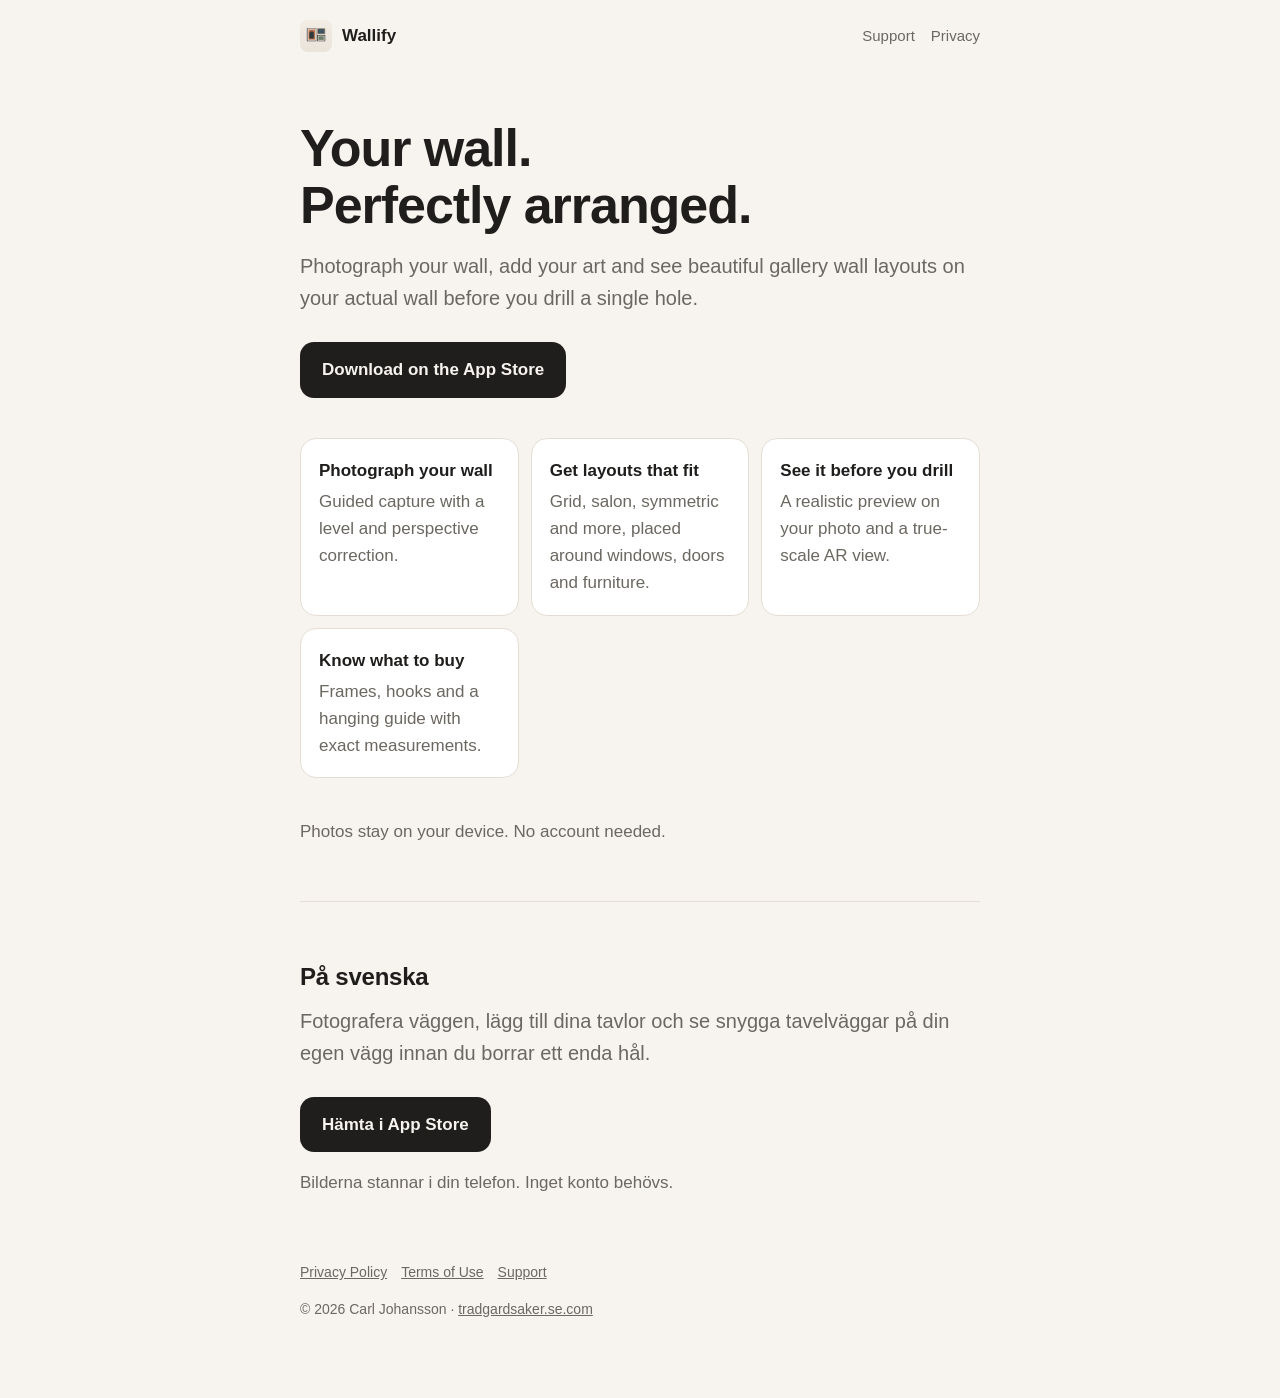
<file: index.html>
<!doctype html>
<html lang="en">
<head>
<meta charset="utf-8">
<meta name="viewport" content="width=device-width,initial-scale=1">
<title>Wallify: Gallery Wall Designer</title>
<meta name="description" content="Photograph your wall, add your art and see beautiful gallery wall layouts on your actual wall before you drill a single hole.">
<meta property="og:type" content="website">
<meta property="og:title" content="Wallify: Gallery Wall Designer">
<meta property="og:description" content="Photograph your wall, add your art and see beautiful gallery wall layouts on your actual wall before you drill a single hole.">
<meta property="og:image" content="https://calle-lab.github.io/wallify/og.png">
<meta property="og:url" content="https://calle-lab.github.io/wallify/">
<meta name="twitter:card" content="summary_large_image">
<meta name="apple-itunes-app" content="app-id=6815720079">
<link rel="icon" href="favicon.png">
<link rel="apple-touch-icon" href="icon-180.png">
<link rel="stylesheet" href="style.css">
</head>
<body>
<div class="wrap">
<header class="top">
  <a class="brand" href="./"><img src="icon-180.png" alt="">Wallify</a>
  <nav><a href="support.html">Support</a><a href="privacy.html">Privacy</a></nav>
</header>

<h1>Your wall.<br>Perfectly arranged.</h1>
<p class="lead">Photograph your wall, add your art and see beautiful gallery wall layouts on your actual wall before you drill a single hole.</p>
<a class="btn" href="https://apps.apple.com/app/id6815720079">Download on the App Store</a>
<div class="cards">
  <div class="card"><b>Photograph your wall</b><span class="muted">Guided capture with a level and perspective correction.</span></div>
  <div class="card"><b>Get layouts that fit</b><span class="muted">Grid, salon, symmetric and more, placed around windows, doors and furniture.</span></div>
  <div class="card"><b>See it before you drill</b><span class="muted">A realistic preview on your photo and a true-scale AR view.</span></div>
  <div class="card"><b>Know what to buy</b><span class="muted">Frames, hooks and a hanging guide with exact measurements.</span></div>
</div>
<p class="muted">Photos stay on your device. No account needed.</p>
<hr id="sv">
<h2>På svenska</h2>
<p class="lead">Fotografera väggen, lägg till dina tavlor och se snygga tavelväggar på din egen vägg innan du borrar ett enda hål.</p>
<p><a class="btn" href="https://apps.apple.com/app/id6815720079">Hämta i App Store</a></p>
<p class="muted">Bilderna stannar i din telefon. Inget konto behövs.</p>

<footer>
  <a href="privacy.html">Privacy Policy</a><a href="terms.html">Terms of Use</a><a href="support.html">Support</a>
  <p>© 2026 Carl Johansson · <a href="mailto:tradgardsaker.se.com">tradgardsaker.se.com</a></p>
</footer>
</div>
</body>
</html>
</file>
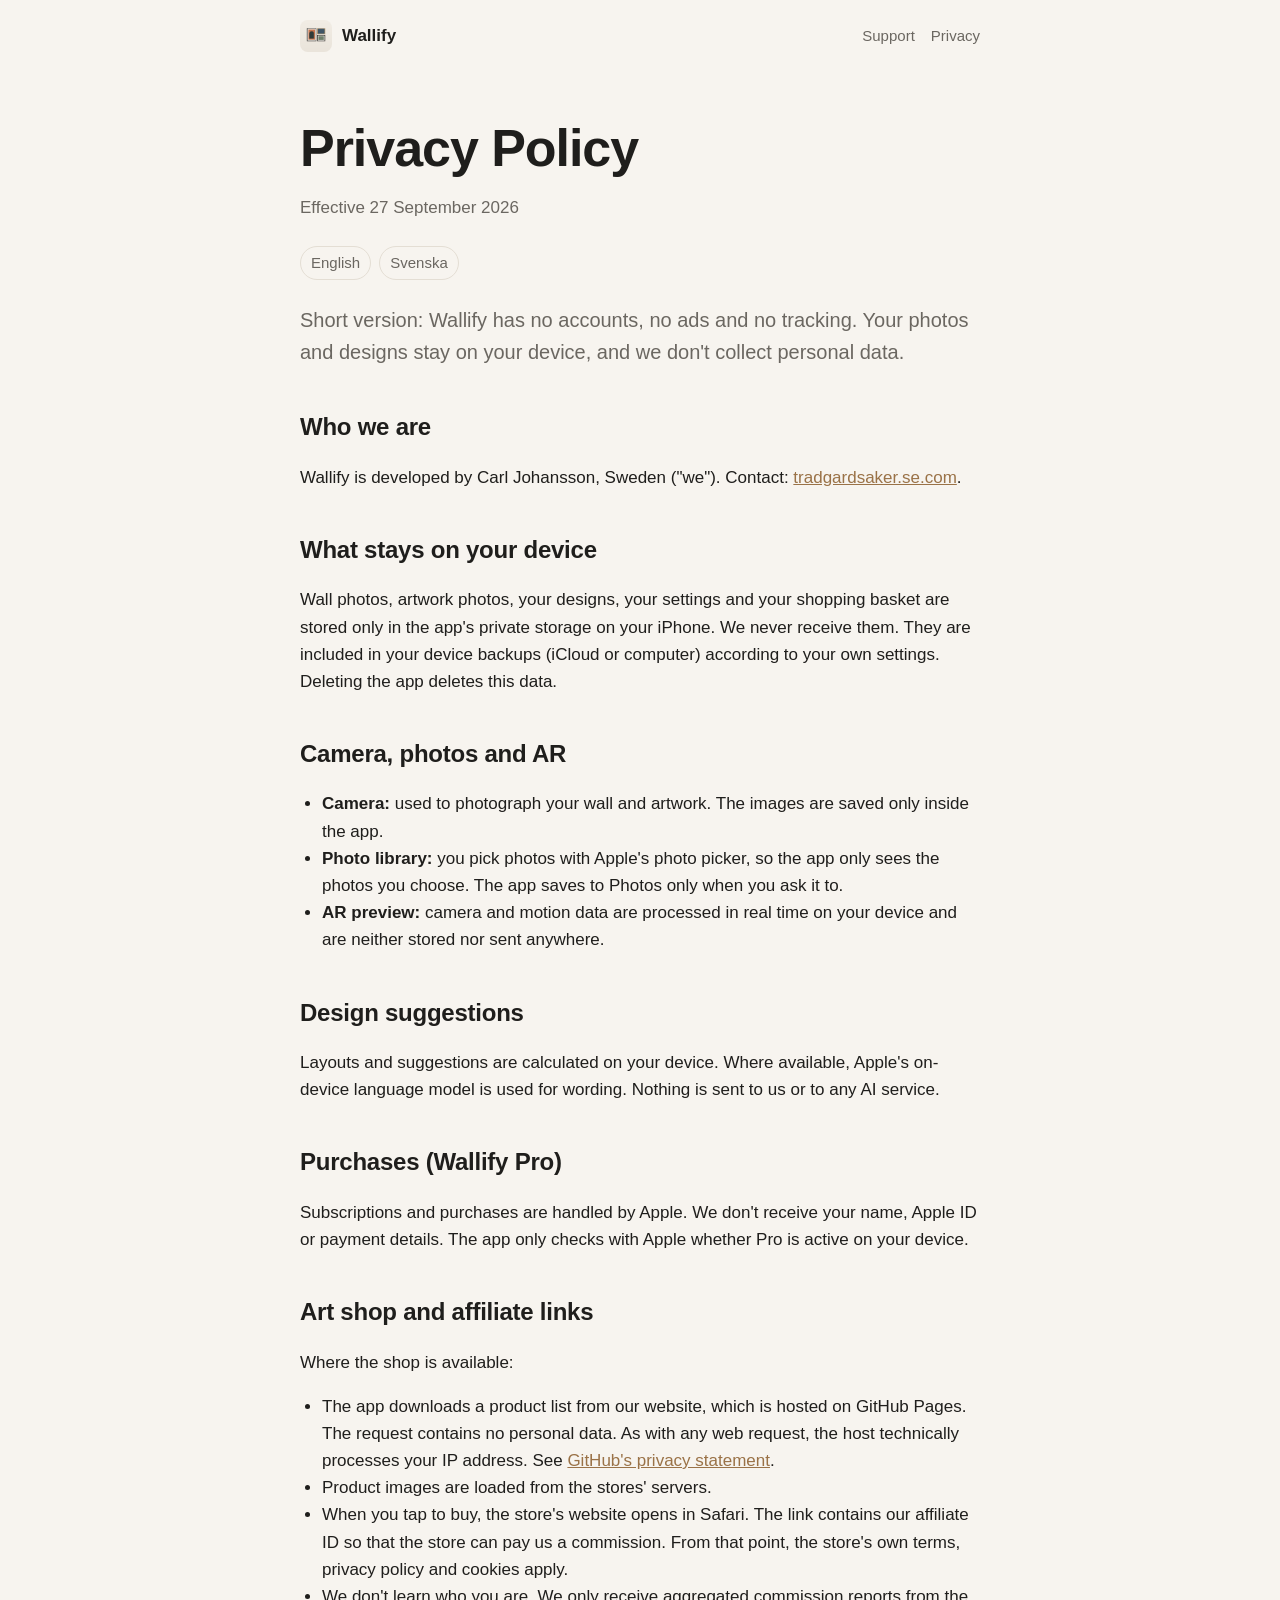
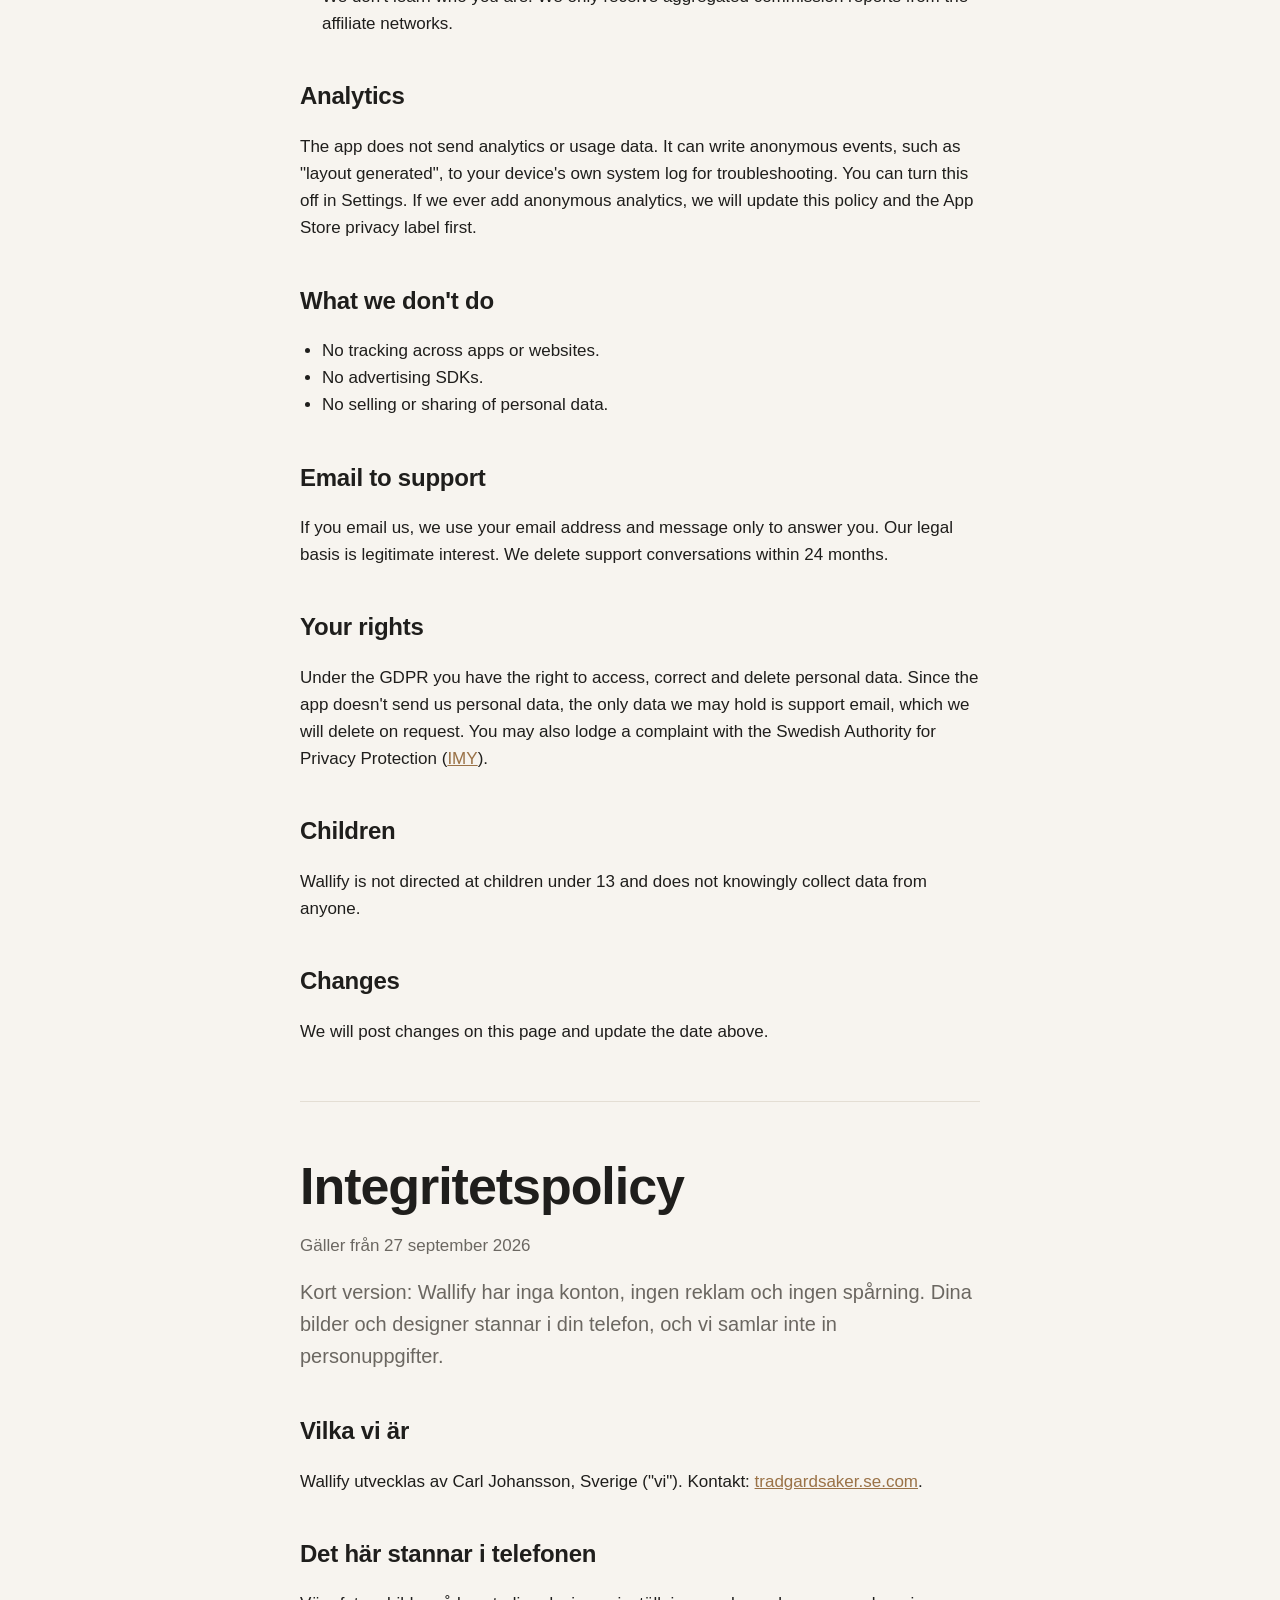
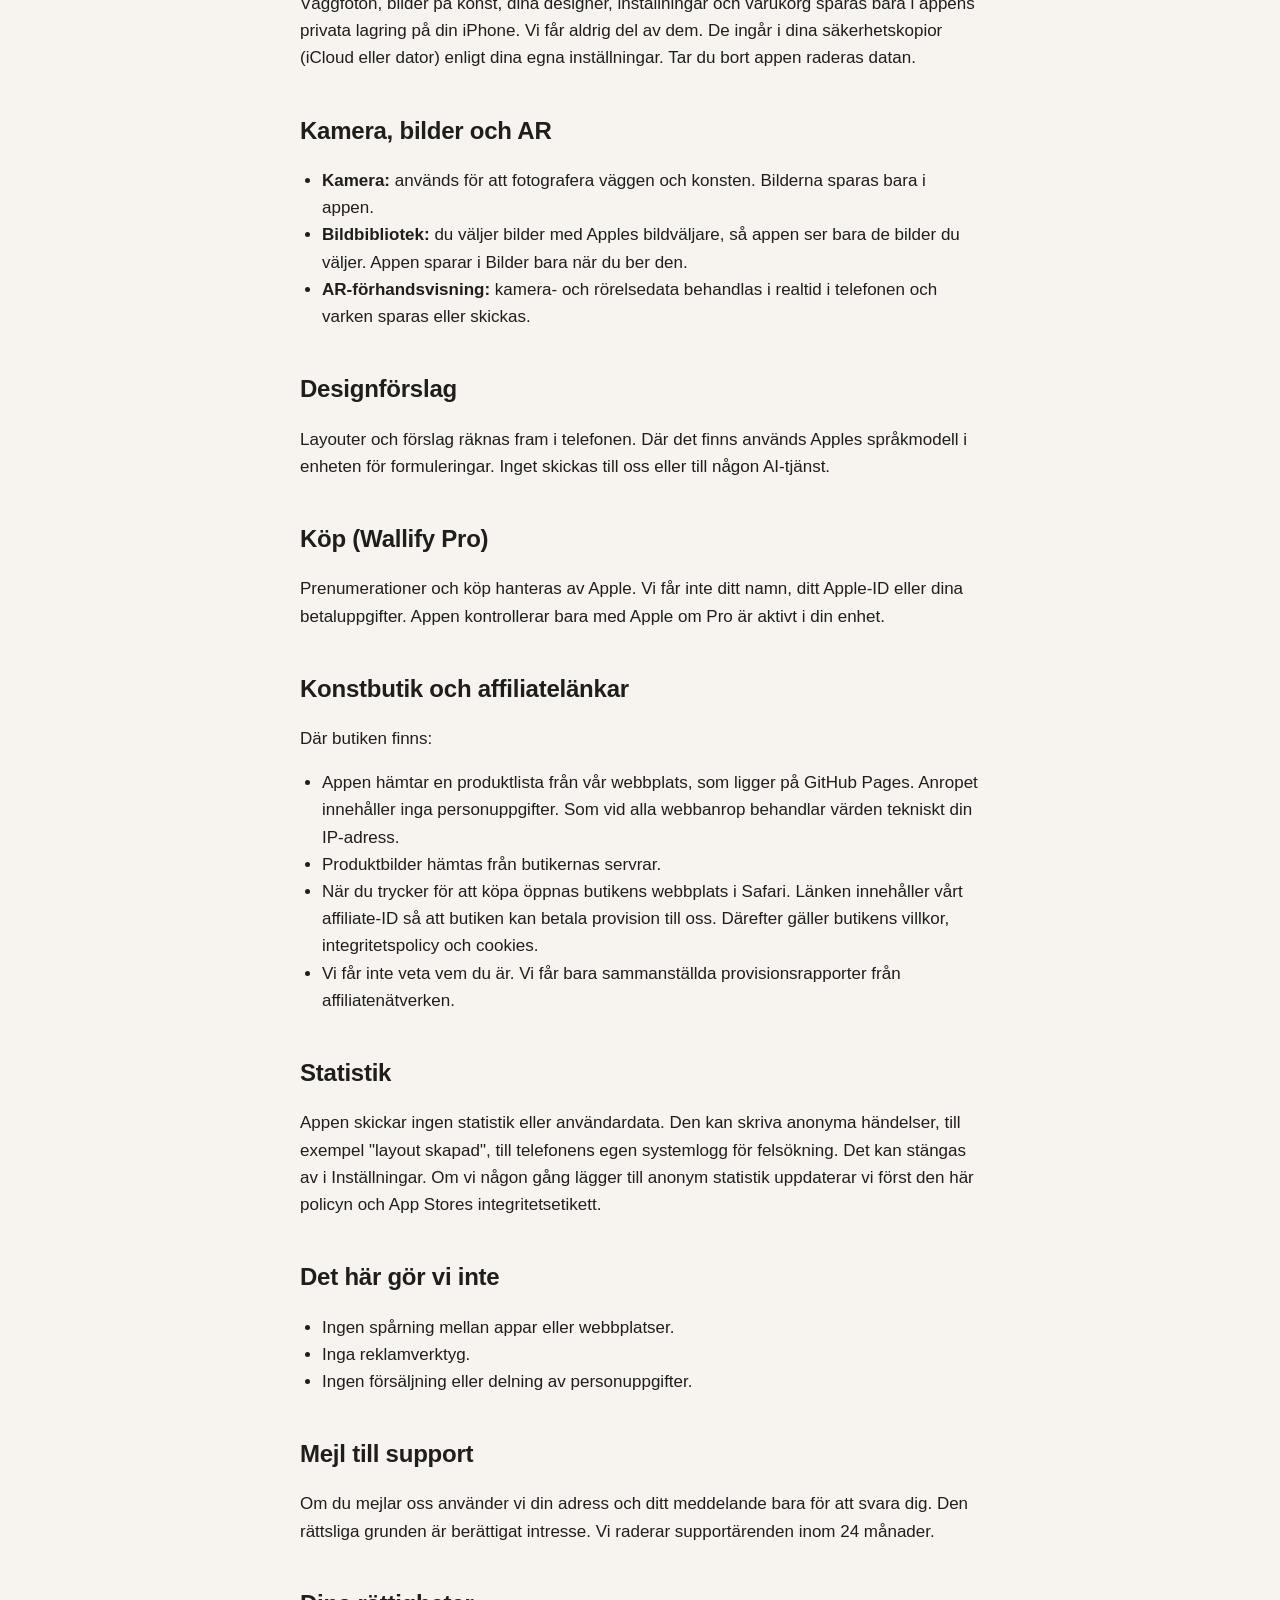
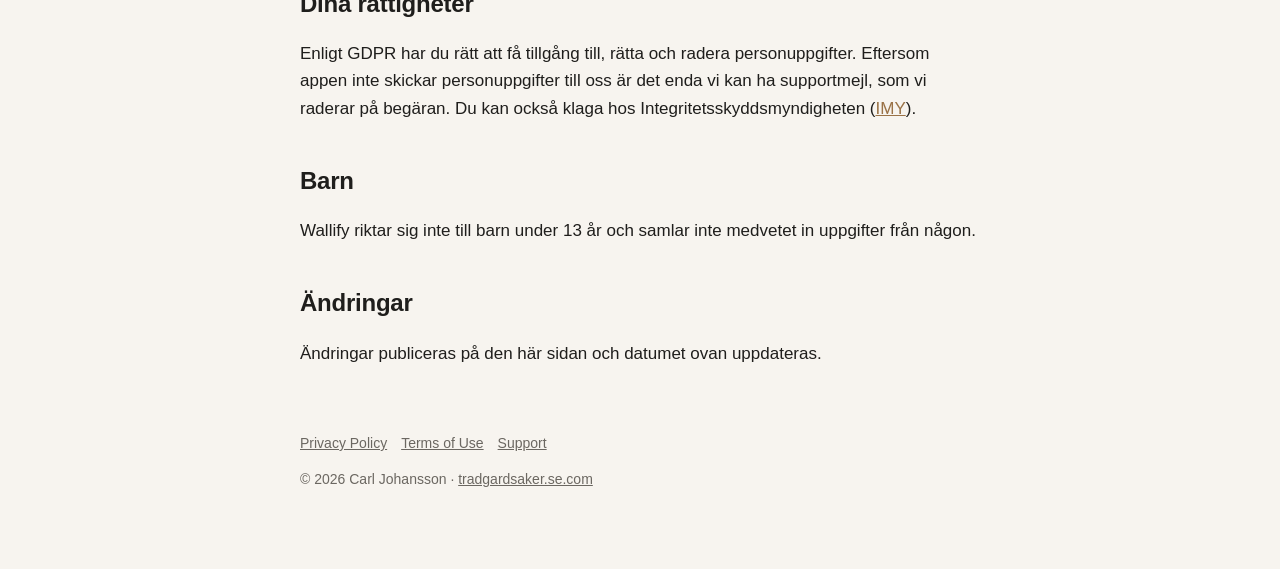
<file: privacy.html>
<!doctype html>
<html lang="en">
<head>
<meta charset="utf-8">
<meta name="viewport" content="width=device-width,initial-scale=1">
<title>Privacy Policy · Wallify</title>
<meta name="description" content="How Wallify handles your data: no account, no tracking, your photos stay on your device.">
<meta property="og:type" content="website">
<meta property="og:title" content="Privacy Policy · Wallify">
<meta property="og:description" content="How Wallify handles your data: no account, no tracking, your photos stay on your device.">
<meta property="og:image" content="https://calle-lab.github.io/wallify/og.png">
<meta property="og:url" content="https://calle-lab.github.io/wallify/privacy.html">
<meta name="twitter:card" content="summary_large_image">
<meta name="apple-itunes-app" content="app-id=6815720079">
<link rel="icon" href="favicon.png">
<link rel="apple-touch-icon" href="icon-180.png">
<link rel="stylesheet" href="style.css">
</head>
<body>
<div class="wrap">
<header class="top">
  <a class="brand" href="./"><img src="icon-180.png" alt="">Wallify</a>
  <nav><a href="support.html">Support</a><a href="privacy.html">Privacy</a></nav>
</header>

<h1 id="en">Privacy Policy</h1>
<p class="muted">Effective 27 September 2026</p>
<div class="lang"><a href="#en">English</a><a href="#sv">Svenska</a></div>
<p class="lead">Short version: Wallify has no accounts, no ads and no tracking. Your photos and designs stay on your device, and we don't collect personal data.</p>

<h2>Who we are</h2>
<p>Wallify is developed by Carl Johansson, Sweden ("we"). Contact: <a href="mailto:tradgardsaker.se.com">tradgardsaker.se.com</a>.</p>

<h2>What stays on your device</h2>
<p>Wall photos, artwork photos, your designs, your settings and your shopping basket are stored only in the app's private storage on your iPhone. We never receive them. They are included in your device backups (iCloud or computer) according to your own settings. Deleting the app deletes this data.</p>

<h2>Camera, photos and AR</h2>
<ul>
<li><b>Camera:</b> used to photograph your wall and artwork. The images are saved only inside the app.</li>
<li><b>Photo library:</b> you pick photos with Apple's photo picker, so the app only sees the photos you choose. The app saves to Photos only when you ask it to.</li>
<li><b>AR preview:</b> camera and motion data are processed in real time on your device and are neither stored nor sent anywhere.</li>
</ul>

<h2>Design suggestions</h2>
<p>Layouts and suggestions are calculated on your device. Where available, Apple's on-device language model is used for wording. Nothing is sent to us or to any AI service.</p>

<h2>Purchases (Wallify Pro)</h2>
<p>Subscriptions and purchases are handled by Apple. We don't receive your name, Apple ID or payment details. The app only checks with Apple whether Pro is active on your device.</p>

<h2>Art shop and affiliate links</h2>
<p>Where the shop is available:</p>
<ul>
<li>The app downloads a product list from our website, which is hosted on GitHub Pages. The request contains no personal data. As with any web request, the host technically processes your IP address. See <a href="https://docs.github.com/en/site-policy/privacy-policies/github-general-privacy-statement">GitHub's privacy statement</a>.</li>
<li>Product images are loaded from the stores' servers.</li>
<li>When you tap to buy, the store's website opens in Safari. The link contains our affiliate ID so that the store can pay us a commission. From that point, the store's own terms, privacy policy and cookies apply.</li>
<li>We don't learn who you are. We only receive aggregated commission reports from the affiliate networks.</li>
</ul>

<h2>Analytics</h2>
<p>The app does not send analytics or usage data. It can write anonymous events, such as "layout generated", to your device's own system log for troubleshooting. You can turn this off in Settings. If we ever add anonymous analytics, we will update this policy and the App Store privacy label first.</p>

<h2>What we don't do</h2>
<ul><li>No tracking across apps or websites.</li><li>No advertising SDKs.</li><li>No selling or sharing of personal data.</li></ul>

<h2>Email to support</h2>
<p>If you email us, we use your email address and message only to answer you. Our legal basis is legitimate interest. We delete support conversations within 24 months.</p>

<h2>Your rights</h2>
<p>Under the GDPR you have the right to access, correct and delete personal data. Since the app doesn't send us personal data, the only data we may hold is support email, which we will delete on request. You may also lodge a complaint with the Swedish Authority for Privacy Protection (<a href="https://www.imy.se">IMY</a>).</p>

<h2>Children</h2>
<p>Wallify is not directed at children under 13 and does not knowingly collect data from anyone.</p>

<h2>Changes</h2>
<p>We will post changes on this page and update the date above.</p>

<hr id="sv">
<h1>Integritetspolicy</h1>
<p class="muted">Gäller från 27 september 2026</p>
<p class="lead">Kort version: Wallify har inga konton, ingen reklam och ingen spårning. Dina bilder och designer stannar i din telefon, och vi samlar inte in personuppgifter.</p>

<h2>Vilka vi är</h2>
<p>Wallify utvecklas av Carl Johansson, Sverige ("vi"). Kontakt: <a href="mailto:tradgardsaker.se.com">tradgardsaker.se.com</a>.</p>

<h2>Det här stannar i telefonen</h2>
<p>Väggfoton, bilder på konst, dina designer, inställningar och varukorg sparas bara i appens privata lagring på din iPhone. Vi får aldrig del av dem. De ingår i dina säkerhetskopior (iCloud eller dator) enligt dina egna inställningar. Tar du bort appen raderas datan.</p>

<h2>Kamera, bilder och AR</h2>
<ul>
<li><b>Kamera:</b> används för att fotografera väggen och konsten. Bilderna sparas bara i appen.</li>
<li><b>Bildbibliotek:</b> du väljer bilder med Apples bildväljare, så appen ser bara de bilder du väljer. Appen sparar i Bilder bara när du ber den.</li>
<li><b>AR-förhandsvisning:</b> kamera- och rörelsedata behandlas i realtid i telefonen och varken sparas eller skickas.</li>
</ul>

<h2>Designförslag</h2>
<p>Layouter och förslag räknas fram i telefonen. Där det finns används Apples språkmodell i enheten för formuleringar. Inget skickas till oss eller till någon AI-tjänst.</p>

<h2>Köp (Wallify Pro)</h2>
<p>Prenumerationer och köp hanteras av Apple. Vi får inte ditt namn, ditt Apple-ID eller dina betaluppgifter. Appen kontrollerar bara med Apple om Pro är aktivt i din enhet.</p>

<h2>Konstbutik och affiliatelänkar</h2>
<p>Där butiken finns:</p>
<ul>
<li>Appen hämtar en produktlista från vår webbplats, som ligger på GitHub Pages. Anropet innehåller inga personuppgifter. Som vid alla webbanrop behandlar värden tekniskt din IP-adress.</li>
<li>Produktbilder hämtas från butikernas servrar.</li>
<li>När du trycker för att köpa öppnas butikens webbplats i Safari. Länken innehåller vårt affiliate-ID så att butiken kan betala provision till oss. Därefter gäller butikens villkor, integritetspolicy och cookies.</li>
<li>Vi får inte veta vem du är. Vi får bara sammanställda provisionsrapporter från affiliatenätverken.</li>
</ul>

<h2>Statistik</h2>
<p>Appen skickar ingen statistik eller användardata. Den kan skriva anonyma händelser, till exempel "layout skapad", till telefonens egen systemlogg för felsökning. Det kan stängas av i Inställningar. Om vi någon gång lägger till anonym statistik uppdaterar vi först den här policyn och App Stores integritetsetikett.</p>

<h2>Det här gör vi inte</h2>
<ul><li>Ingen spårning mellan appar eller webbplatser.</li><li>Inga reklamverktyg.</li><li>Ingen försäljning eller delning av personuppgifter.</li></ul>

<h2>Mejl till support</h2>
<p>Om du mejlar oss använder vi din adress och ditt meddelande bara för att svara dig. Den rättsliga grunden är berättigat intresse. Vi raderar supportärenden inom 24 månader.</p>

<h2>Dina rättigheter</h2>
<p>Enligt GDPR har du rätt att få tillgång till, rätta och radera personuppgifter. Eftersom appen inte skickar personuppgifter till oss är det enda vi kan ha supportmejl, som vi raderar på begäran. Du kan också klaga hos Integritetsskyddsmyndigheten (<a href="https://www.imy.se">IMY</a>).</p>

<h2>Barn</h2>
<p>Wallify riktar sig inte till barn under 13 år och samlar inte medvetet in uppgifter från någon.</p>

<h2>Ändringar</h2>
<p>Ändringar publiceras på den här sidan och datumet ovan uppdateras.</p>

<footer>
  <a href="privacy.html">Privacy Policy</a><a href="terms.html">Terms of Use</a><a href="support.html">Support</a>
  <p>© 2026 Carl Johansson · <a href="mailto:tradgardsaker.se.com">tradgardsaker.se.com</a></p>
</footer>
</div>
</body>
</html>
</file>
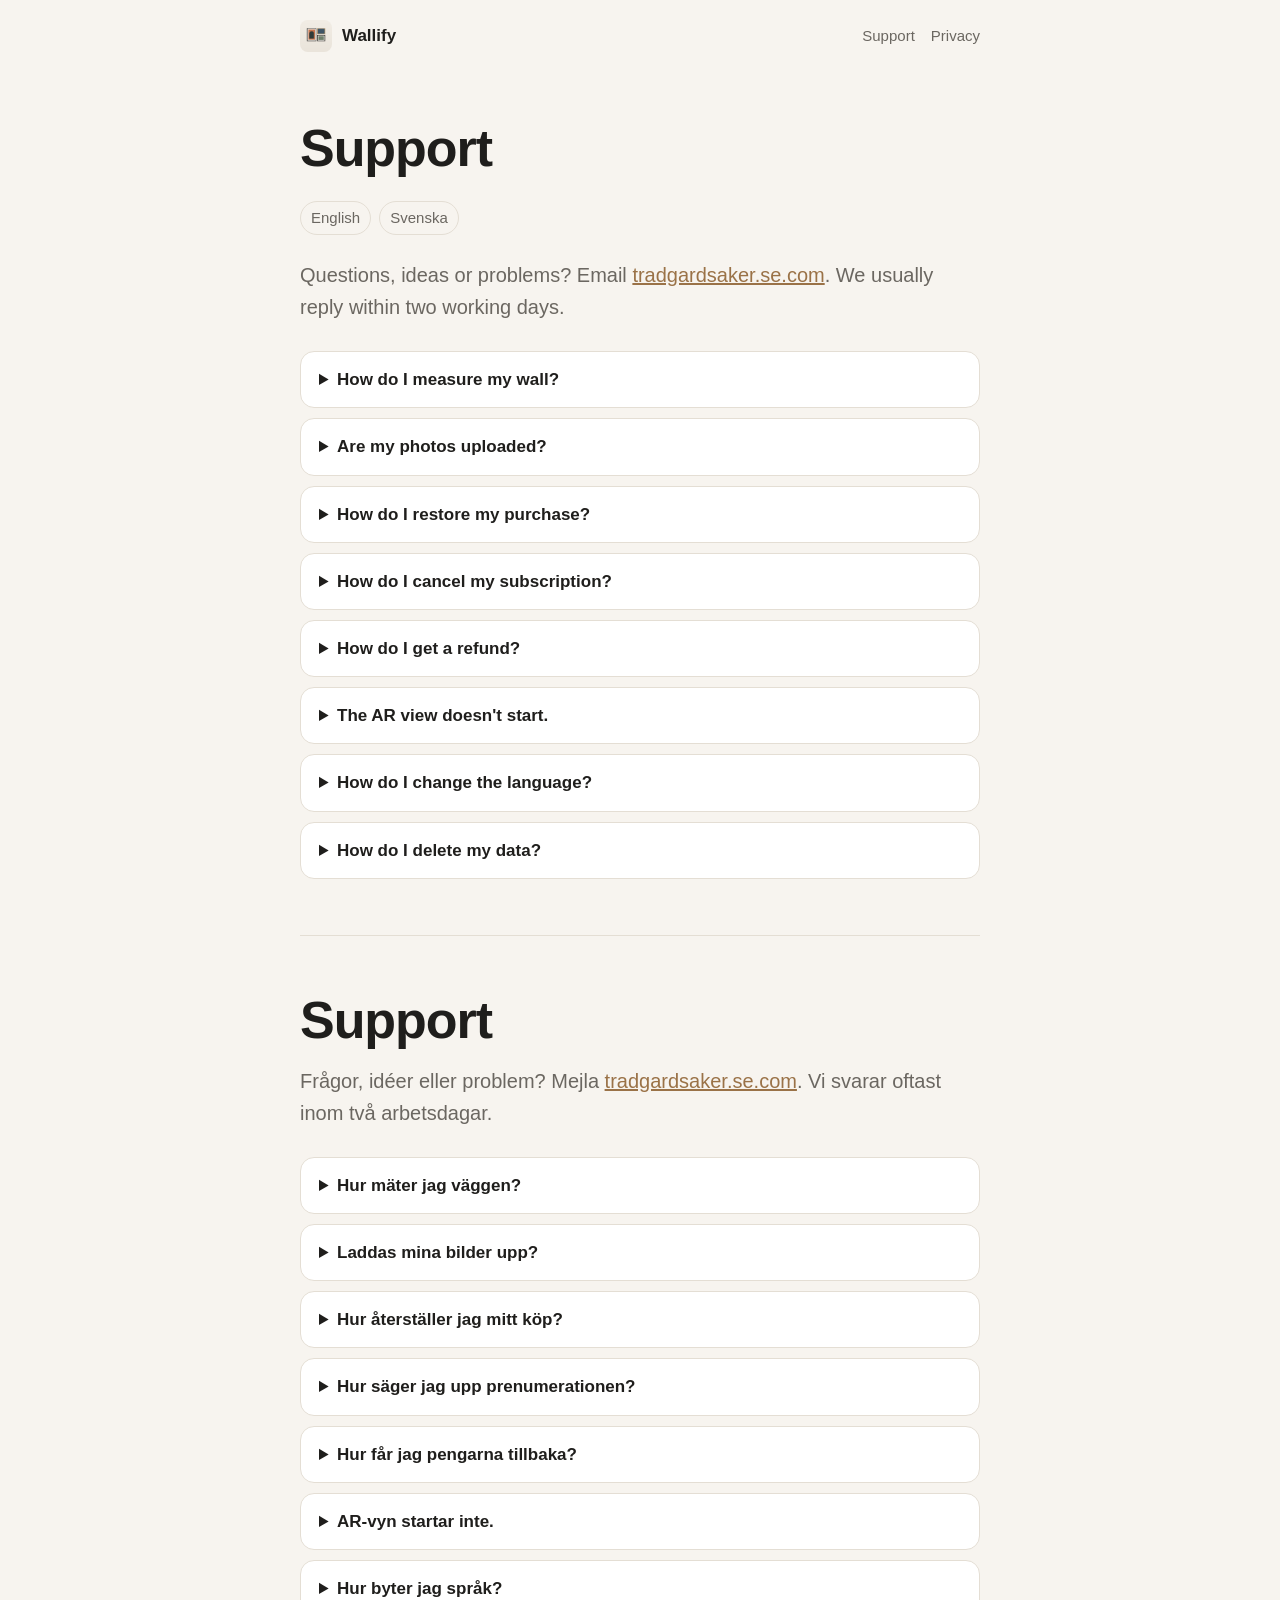
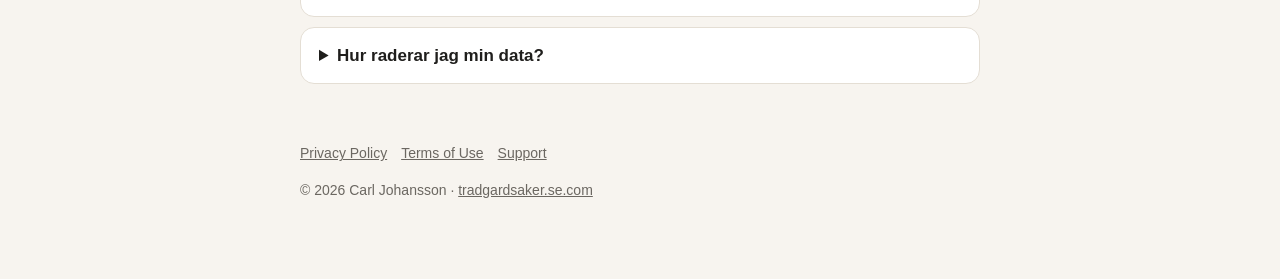
<file: support.html>
<!doctype html>
<html lang="en">
<head>
<meta charset="utf-8">
<meta name="viewport" content="width=device-width,initial-scale=1">
<title>Support · Wallify</title>
<meta name="description" content="Help with Wallify: measuring, purchases, subscriptions and contact.">
<meta property="og:type" content="website">
<meta property="og:title" content="Support · Wallify">
<meta property="og:description" content="Help with Wallify: measuring, purchases, subscriptions and contact.">
<meta property="og:image" content="https://calle-lab.github.io/wallify/og.png">
<meta property="og:url" content="https://calle-lab.github.io/wallify/support.html">
<meta name="twitter:card" content="summary_large_image">
<meta name="apple-itunes-app" content="app-id=6815720079">
<link rel="icon" href="favicon.png">
<link rel="apple-touch-icon" href="icon-180.png">
<link rel="stylesheet" href="style.css">
</head>
<body>
<div class="wrap">
<header class="top">
  <a class="brand" href="./"><img src="icon-180.png" alt="">Wallify</a>
  <nav><a href="support.html">Support</a><a href="privacy.html">Privacy</a></nav>
</header>

<h1 id="en">Support</h1>
<div class="lang"><a href="#en">English</a><a href="#sv">Svenska</a></div>
<p class="lead">Questions, ideas or problems? Email <a href="mailto:tradgardsaker.se.com">tradgardsaker.se.com</a>. We usually reply within two working days.</p>
<details><summary>How do I measure my wall?</summary><p>Measure the width and height with a tape measure, or use Apple's Measure app. Enter the numbers when you create the wall. The more exact the measurements, the more exact the layout.</p></details>
<details><summary>Are my photos uploaded?</summary><p>No. Photos and designs stay on your iPhone. See the <a href="privacy.html">Privacy Policy</a>.</p></details>
<details><summary>How do I restore my purchase?</summary><p>Open Settings in the app → Wallify Pro → Restore. Use the same Apple ID that made the purchase.</p></details>
<details><summary>How do I cancel my subscription?</summary><p>Go to iPhone Settings → [your name] → Subscriptions → Wallify. Cancel at least 24 hours before the renewal date.</p></details>
<details><summary>How do I get a refund?</summary><p>Refunds are handled by Apple at <a href="https://reportaproblem.apple.com">reportaproblem.apple.com</a>.</p></details>
<details><summary>The AR view doesn't start.</summary><p>AR needs a well-lit, textured wall and an iPhone that supports ARKit. Move the phone slowly so it can find the wall.</p></details>
<details><summary>How do I change the language?</summary><p>Open Settings in the app → Language, or iPhone Settings → Apps → Wallify → Language.</p></details>
<details><summary>How do I delete my data?</summary><p>Delete a design with a long press on the home screen. Deleting the app removes all of its data.</p></details>
<hr id="sv">
<h1>Support</h1>
<p class="lead">Frågor, idéer eller problem? Mejla <a href="mailto:tradgardsaker.se.com">tradgardsaker.se.com</a>. Vi svarar oftast inom två arbetsdagar.</p>
<details><summary>Hur mäter jag väggen?</summary><p>Mät bredd och höjd med måttband, eller använd Apples app Mätverktyg. Fyll i måtten när du skapar väggen. Ju noggrannare mått, desto noggrannare layout.</p></details>
<details><summary>Laddas mina bilder upp?</summary><p>Nej. Bilder och designer stannar i din iPhone. Läs mer i <a href="privacy.html#sv">integritetspolicyn</a>.</p></details>
<details><summary>Hur återställer jag mitt köp?</summary><p>Öppna Inställningar i appen → Wallify Pro → Återställ köp. Använd samma Apple-ID som du köpte med.</p></details>
<details><summary>Hur säger jag upp prenumerationen?</summary><p>Gå till iPhonens Inställningar → [ditt namn] → Prenumerationer → Wallify. Säg upp senast 24 timmar före förnyelsen.</p></details>
<details><summary>Hur får jag pengarna tillbaka?</summary><p>Återbetalningar hanteras av Apple via <a href="https://reportaproblem.apple.com">reportaproblem.apple.com</a>.</p></details>
<details><summary>AR-vyn startar inte.</summary><p>AR behöver en väl upplyst vägg med lite struktur och en iPhone med stöd för ARKit. Rör telefonen långsamt så att den hittar väggen.</p></details>
<details><summary>Hur byter jag språk?</summary><p>Öppna Inställningar i appen → Språk, eller iPhonens Inställningar → Appar → Wallify → Språk.</p></details>
<details><summary>Hur raderar jag min data?</summary><p>Radera en design genom att hålla in den på startsidan. Om du tar bort appen raderas all data.</p></details>

<footer>
  <a href="privacy.html">Privacy Policy</a><a href="terms.html">Terms of Use</a><a href="support.html">Support</a>
  <p>© 2026 Carl Johansson · <a href="mailto:tradgardsaker.se.com">tradgardsaker.se.com</a></p>
</footer>
</div>
</body>
</html>
</file>
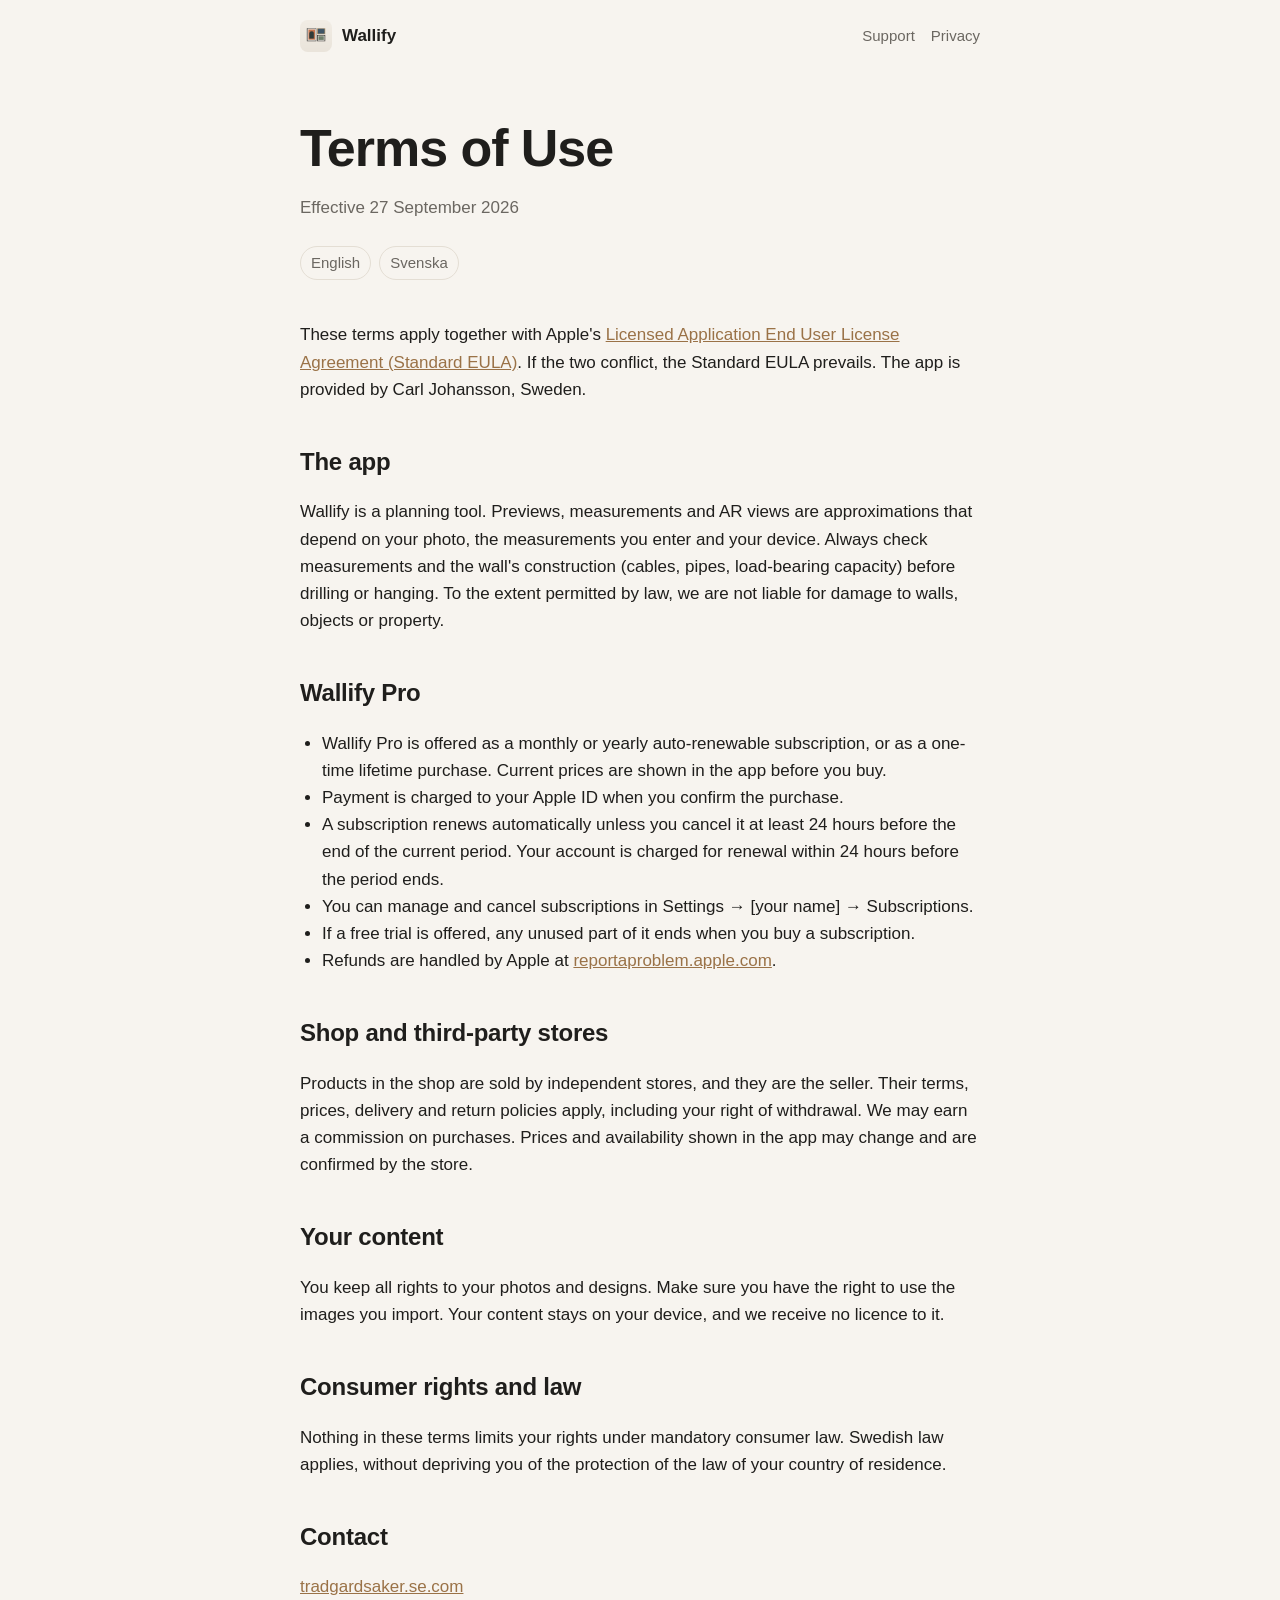
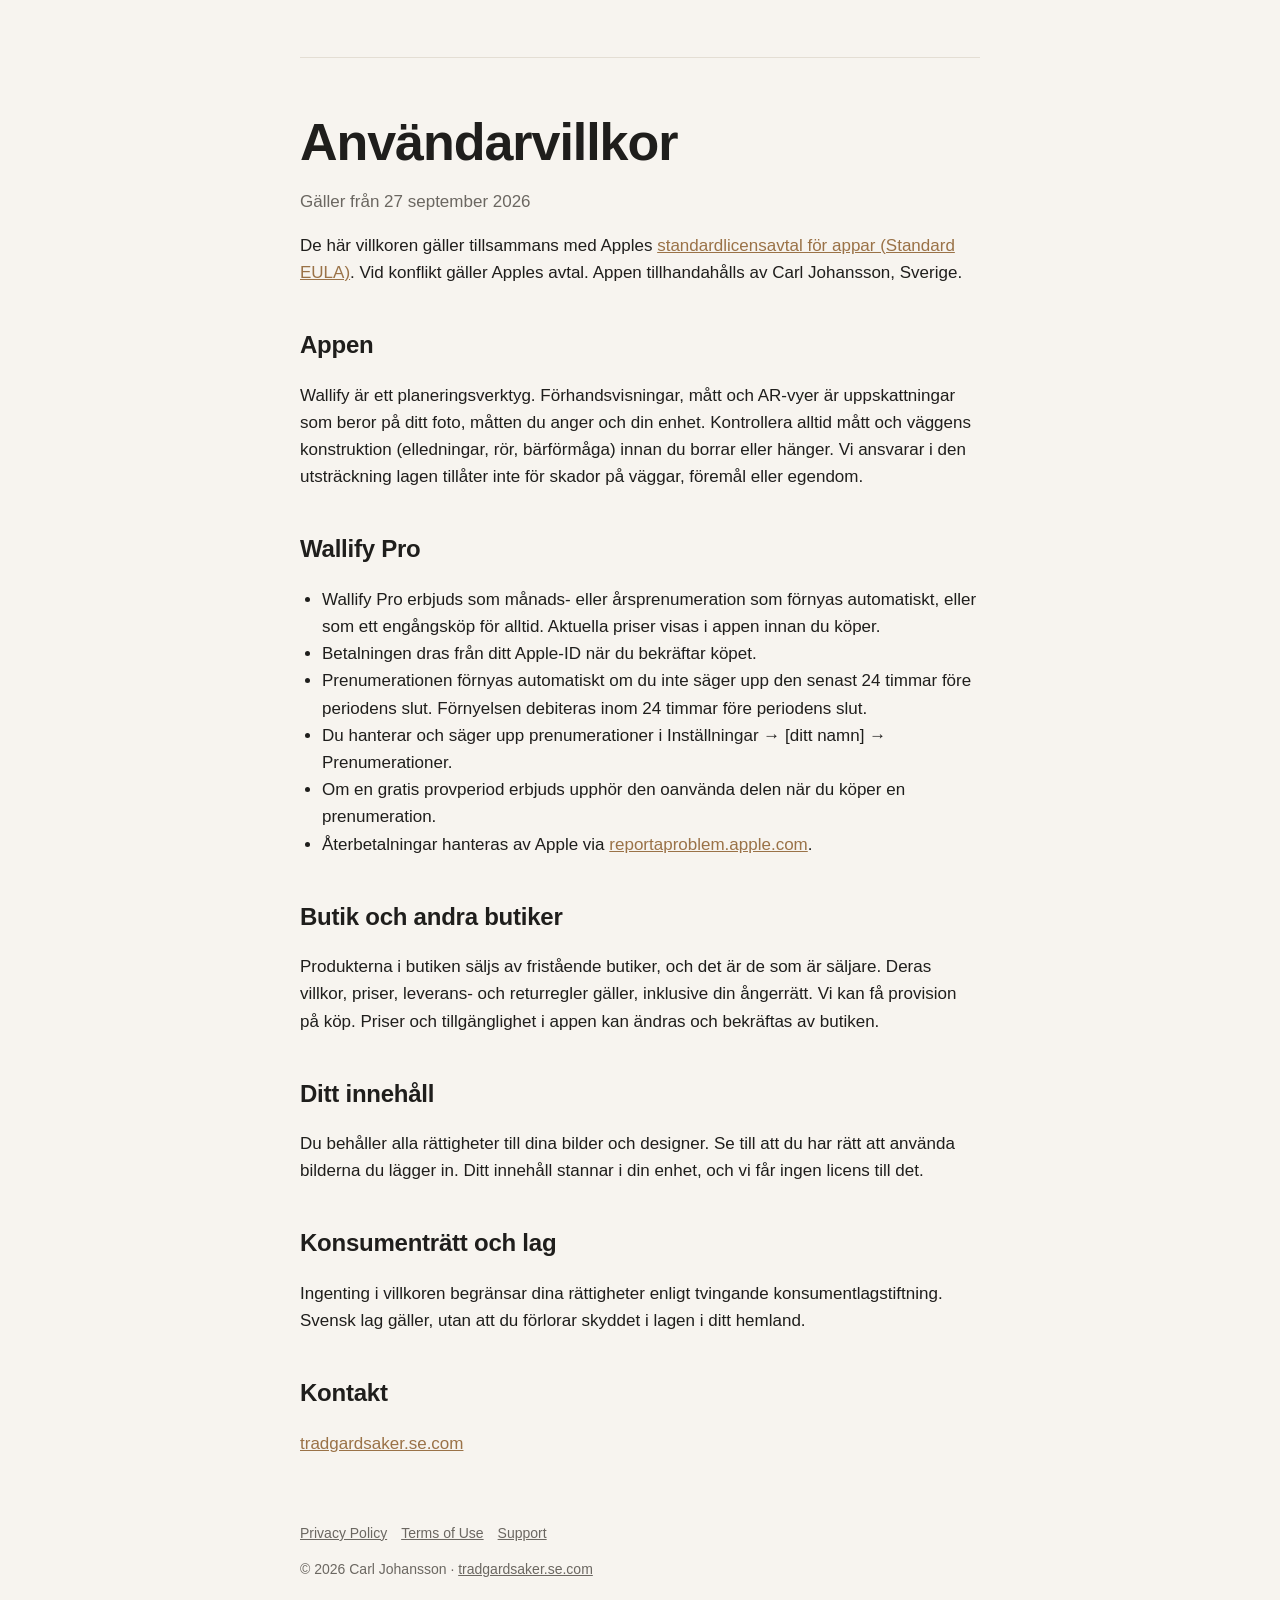
<file: terms.html>
<!doctype html>
<html lang="en">
<head>
<meta charset="utf-8">
<meta name="viewport" content="width=device-width,initial-scale=1">
<title>Terms of Use · Wallify</title>
<meta name="description" content="Terms of Use for Wallify and Wallify Pro.">
<meta property="og:type" content="website">
<meta property="og:title" content="Terms of Use · Wallify">
<meta property="og:description" content="Terms of Use for Wallify and Wallify Pro.">
<meta property="og:image" content="https://calle-lab.github.io/wallify/og.png">
<meta property="og:url" content="https://calle-lab.github.io/wallify/terms.html">
<meta name="twitter:card" content="summary_large_image">
<meta name="apple-itunes-app" content="app-id=6815720079">
<link rel="icon" href="favicon.png">
<link rel="apple-touch-icon" href="icon-180.png">
<link rel="stylesheet" href="style.css">
</head>
<body>
<div class="wrap">
<header class="top">
  <a class="brand" href="./"><img src="icon-180.png" alt="">Wallify</a>
  <nav><a href="support.html">Support</a><a href="privacy.html">Privacy</a></nav>
</header>

<h1 id="en">Terms of Use</h1>
<p class="muted">Effective 27 September 2026</p>
<div class="lang"><a href="#en">English</a><a href="#sv">Svenska</a></div>
<p>These terms apply together with Apple's <a href="https://www.apple.com/legal/internet-services/itunes/dev/stdeula/">Licensed Application End User License Agreement (Standard EULA)</a>. If the two conflict, the Standard EULA prevails. The app is provided by Carl Johansson, Sweden.</p>

<h2>The app</h2>
<p>Wallify is a planning tool. Previews, measurements and AR views are approximations that depend on your photo, the measurements you enter and your device. Always check measurements and the wall's construction (cables, pipes, load-bearing capacity) before drilling or hanging. To the extent permitted by law, we are not liable for damage to walls, objects or property.</p>

<h2>Wallify Pro</h2>
<ul>
<li>Wallify Pro is offered as a monthly or yearly auto-renewable subscription, or as a one-time lifetime purchase. Current prices are shown in the app before you buy.</li>
<li>Payment is charged to your Apple ID when you confirm the purchase.</li>
<li>A subscription renews automatically unless you cancel it at least 24 hours before the end of the current period. Your account is charged for renewal within 24 hours before the period ends.</li>
<li>You can manage and cancel subscriptions in Settings → [your name] → Subscriptions.</li>
<li>If a free trial is offered, any unused part of it ends when you buy a subscription.</li>
<li>Refunds are handled by Apple at <a href="https://reportaproblem.apple.com">reportaproblem.apple.com</a>.</li>
</ul>

<h2>Shop and third-party stores</h2>
<p>Products in the shop are sold by independent stores, and they are the seller. Their terms, prices, delivery and return policies apply, including your right of withdrawal. We may earn a commission on purchases. Prices and availability shown in the app may change and are confirmed by the store.</p>

<h2>Your content</h2>
<p>You keep all rights to your photos and designs. Make sure you have the right to use the images you import. Your content stays on your device, and we receive no licence to it.</p>

<h2>Consumer rights and law</h2>
<p>Nothing in these terms limits your rights under mandatory consumer law. Swedish law applies, without depriving you of the protection of the law of your country of residence.</p>

<h2>Contact</h2>
<p><a href="mailto:tradgardsaker.se.com">tradgardsaker.se.com</a></p>

<hr id="sv">
<h1>Användarvillkor</h1>
<p class="muted">Gäller från 27 september 2026</p>
<p>De här villkoren gäller tillsammans med Apples <a href="https://www.apple.com/legal/internet-services/itunes/dev/stdeula/">standardlicensavtal för appar (Standard EULA)</a>. Vid konflikt gäller Apples avtal. Appen tillhandahålls av Carl Johansson, Sverige.</p>

<h2>Appen</h2>
<p>Wallify är ett planeringsverktyg. Förhandsvisningar, mått och AR-vyer är uppskattningar som beror på ditt foto, måtten du anger och din enhet. Kontrollera alltid mått och väggens konstruktion (elledningar, rör, bärförmåga) innan du borrar eller hänger. Vi ansvarar i den utsträckning lagen tillåter inte för skador på väggar, föremål eller egendom.</p>

<h2>Wallify Pro</h2>
<ul>
<li>Wallify Pro erbjuds som månads- eller årsprenumeration som förnyas automatiskt, eller som ett engångsköp för alltid. Aktuella priser visas i appen innan du köper.</li>
<li>Betalningen dras från ditt Apple-ID när du bekräftar köpet.</li>
<li>Prenumerationen förnyas automatiskt om du inte säger upp den senast 24 timmar före periodens slut. Förnyelsen debiteras inom 24 timmar före periodens slut.</li>
<li>Du hanterar och säger upp prenumerationer i Inställningar → [ditt namn] → Prenumerationer.</li>
<li>Om en gratis provperiod erbjuds upphör den oanvända delen när du köper en prenumeration.</li>
<li>Återbetalningar hanteras av Apple via <a href="https://reportaproblem.apple.com">reportaproblem.apple.com</a>.</li>
</ul>

<h2>Butik och andra butiker</h2>
<p>Produkterna i butiken säljs av fristående butiker, och det är de som är säljare. Deras villkor, priser, leverans- och returregler gäller, inklusive din ångerrätt. Vi kan få provision på köp. Priser och tillgänglighet i appen kan ändras och bekräftas av butiken.</p>

<h2>Ditt innehåll</h2>
<p>Du behåller alla rättigheter till dina bilder och designer. Se till att du har rätt att använda bilderna du lägger in. Ditt innehåll stannar i din enhet, och vi får ingen licens till det.</p>

<h2>Konsumenträtt och lag</h2>
<p>Ingenting i villkoren begränsar dina rättigheter enligt tvingande konsumentlagstiftning. Svensk lag gäller, utan att du förlorar skyddet i lagen i ditt hemland.</p>

<h2>Kontakt</h2>
<p><a href="mailto:tradgardsaker.se.com">tradgardsaker.se.com</a></p>

<footer>
  <a href="privacy.html">Privacy Policy</a><a href="terms.html">Terms of Use</a><a href="support.html">Support</a>
  <p>© 2026 Carl Johansson · <a href="mailto:tradgardsaker.se.com">tradgardsaker.se.com</a></p>
</footer>
</div>
</body>
</html>
</file>
<file: style.css>
:root{--bg:#F7F4EF;--card:#FFFFFF;--ink:#1F1E1C;--ink2:#6B6761;--line:#E4DED4;--accent:#9A7247}
@media (prefers-color-scheme:dark){:root{--bg:#141311;--card:#1D1B18;--ink:#F2EFEA;--ink2:#A39E96;--line:#302C27;--accent:#C89E6B}}
*{box-sizing:border-box}
html{-webkit-text-size-adjust:100%}
body{margin:0;background:var(--bg);color:var(--ink);font:17px/1.6 -apple-system,BlinkMacSystemFont,"SF Pro Text","Segoe UI",Roboto,Helvetica,Arial,sans-serif}
a{color:var(--accent)}
.wrap{max-width:720px;margin:0 auto;padding:0 20px}
header.top{display:flex;align-items:center;justify-content:space-between;padding:20px 0}
.brand{display:flex;align-items:center;gap:10px;font-weight:600;text-decoration:none;color:var(--ink)}
.brand img{width:32px;height:32px;border-radius:8px}
nav a{margin-left:16px;color:var(--ink2);text-decoration:none;font-size:15px}
nav a:hover{color:var(--ink)}
h1{font-size:clamp(34px,7vw,52px);line-height:1.1;letter-spacing:-.02em;margin:48px 0 16px}
h2{font-size:24px;margin:40px 0 8px;letter-spacing:-.01em}
h3{font-size:18px;margin:24px 0 4px}
.lead{font-size:20px;color:var(--ink2);margin:0 0 28px}
.btn{display:inline-block;background:var(--ink);color:var(--bg);padding:14px 22px;border-radius:14px;text-decoration:none;font-weight:600}
.muted{color:var(--ink2)}
.cards{display:grid;grid-template-columns:repeat(auto-fit,minmax(200px,1fr));gap:12px;margin:40px 0}
.card{background:var(--card);border:1px solid var(--line);border-radius:16px;padding:18px}
.card b{display:block;margin-bottom:4px}
.lang{display:inline-flex;gap:8px;margin:8px 0 24px;font-size:15px}
.lang a{padding:4px 10px;border:1px solid var(--line);border-radius:999px;text-decoration:none;color:var(--ink2)}
hr{border:0;border-top:1px solid var(--line);margin:56px 0}
details{background:var(--card);border:1px solid var(--line);border-radius:14px;padding:14px 18px;margin:10px 0}
summary{cursor:pointer;font-weight:600}
footer{padding:48px 0 64px;color:var(--ink2);font-size:14px}
footer a{color:var(--ink2);margin-right:14px}
ul{padding-left:22px}
</file>
